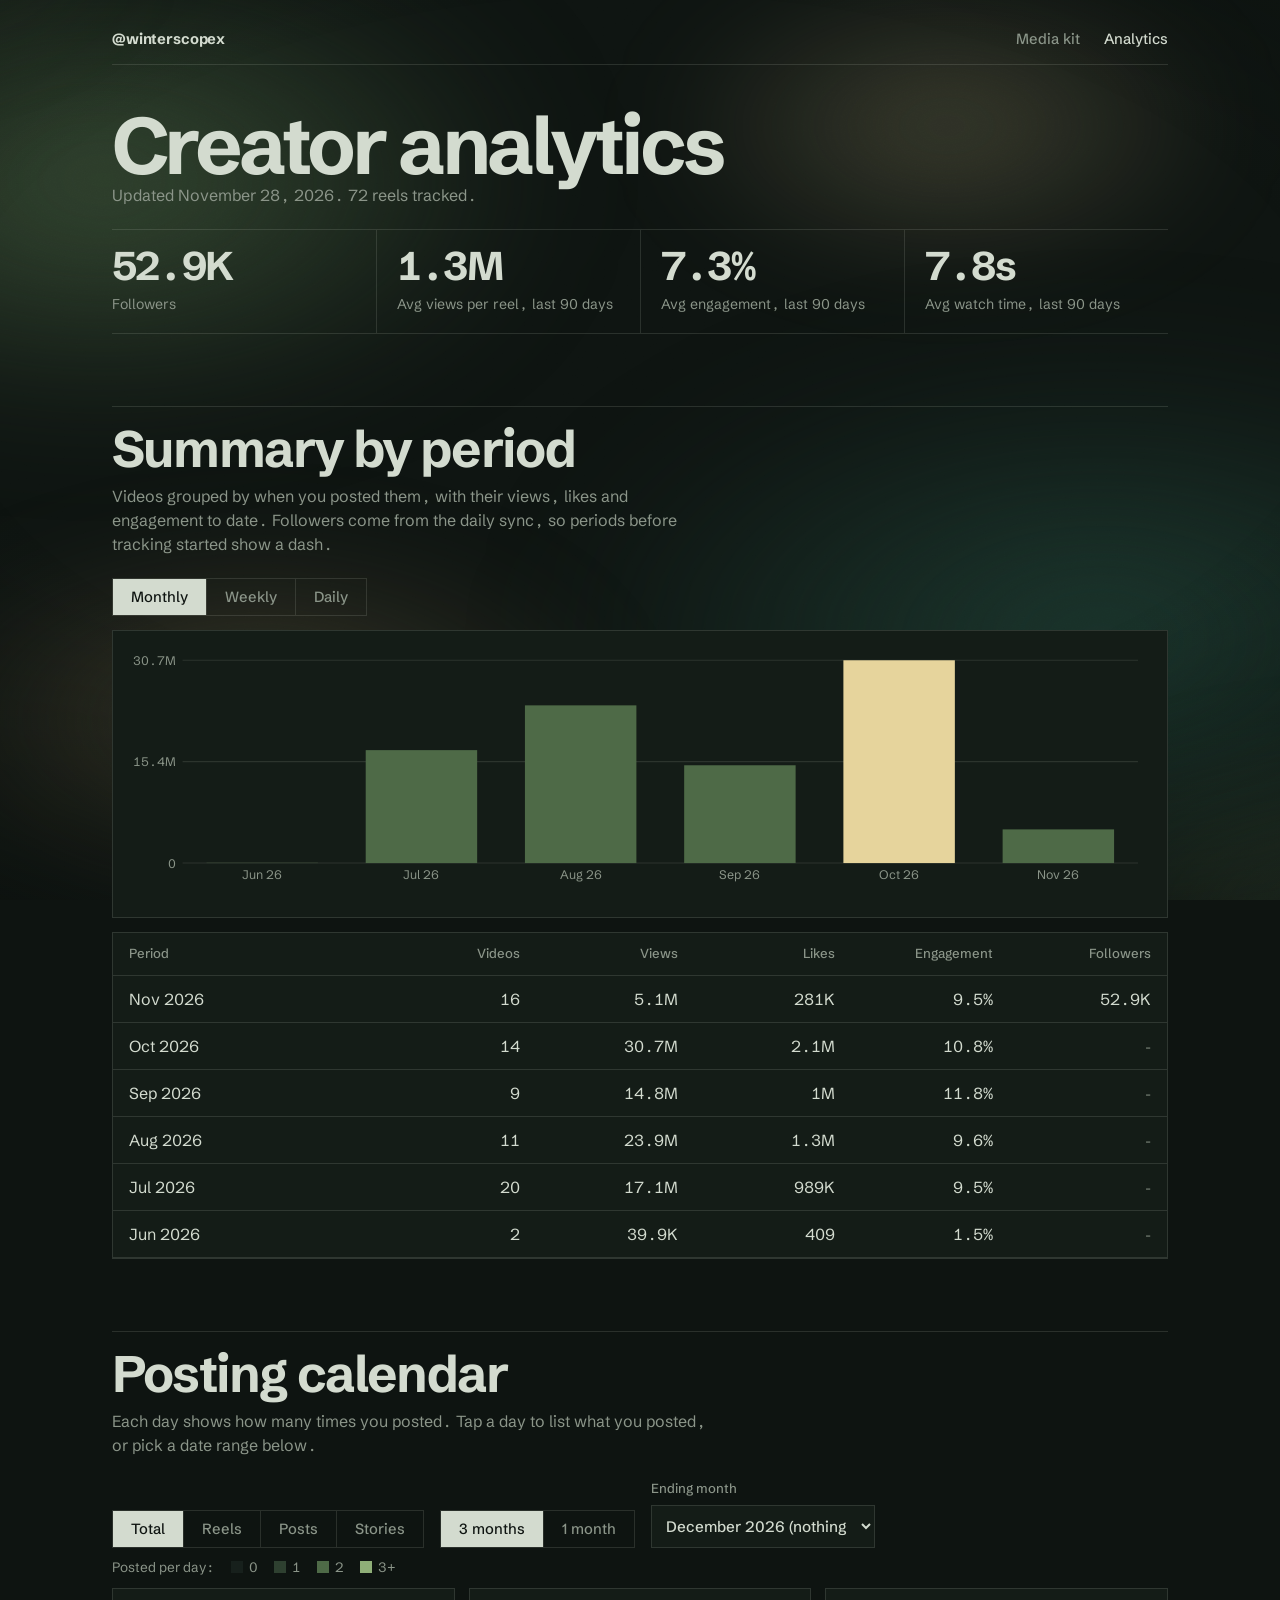
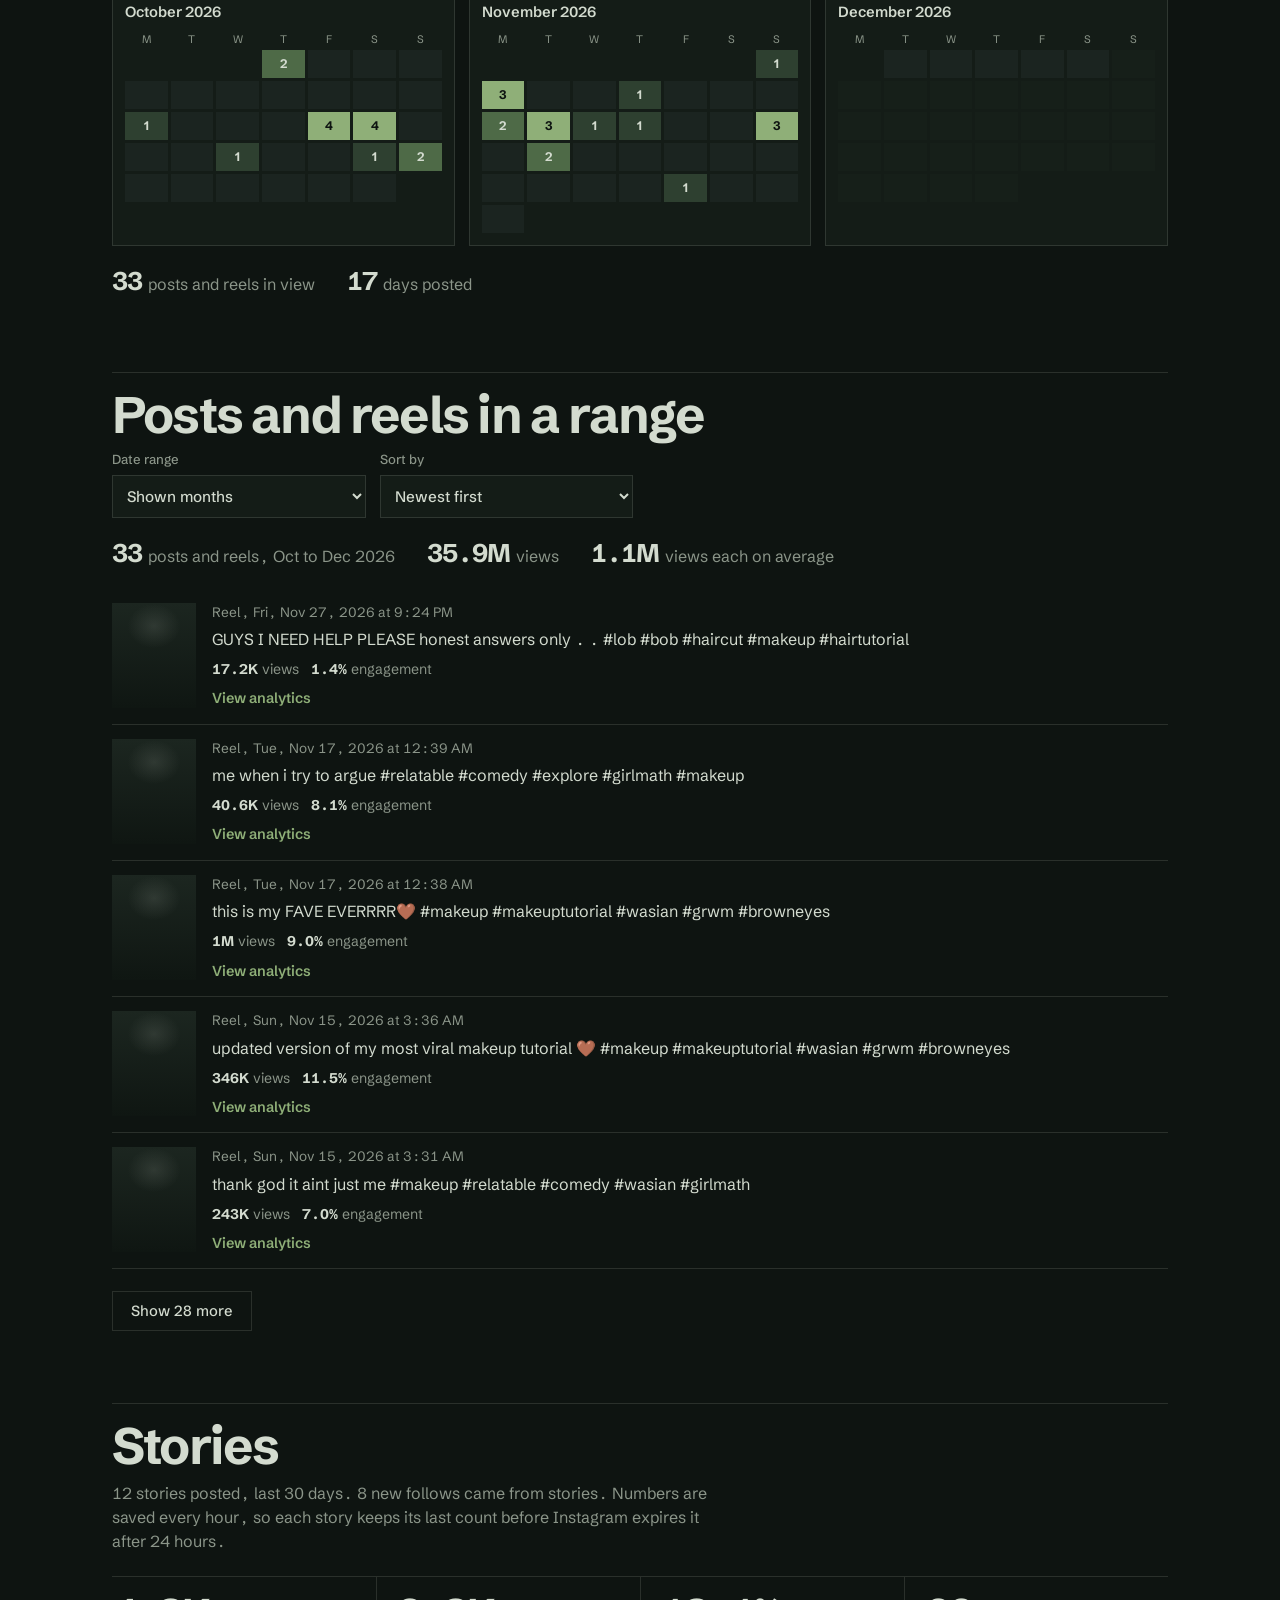
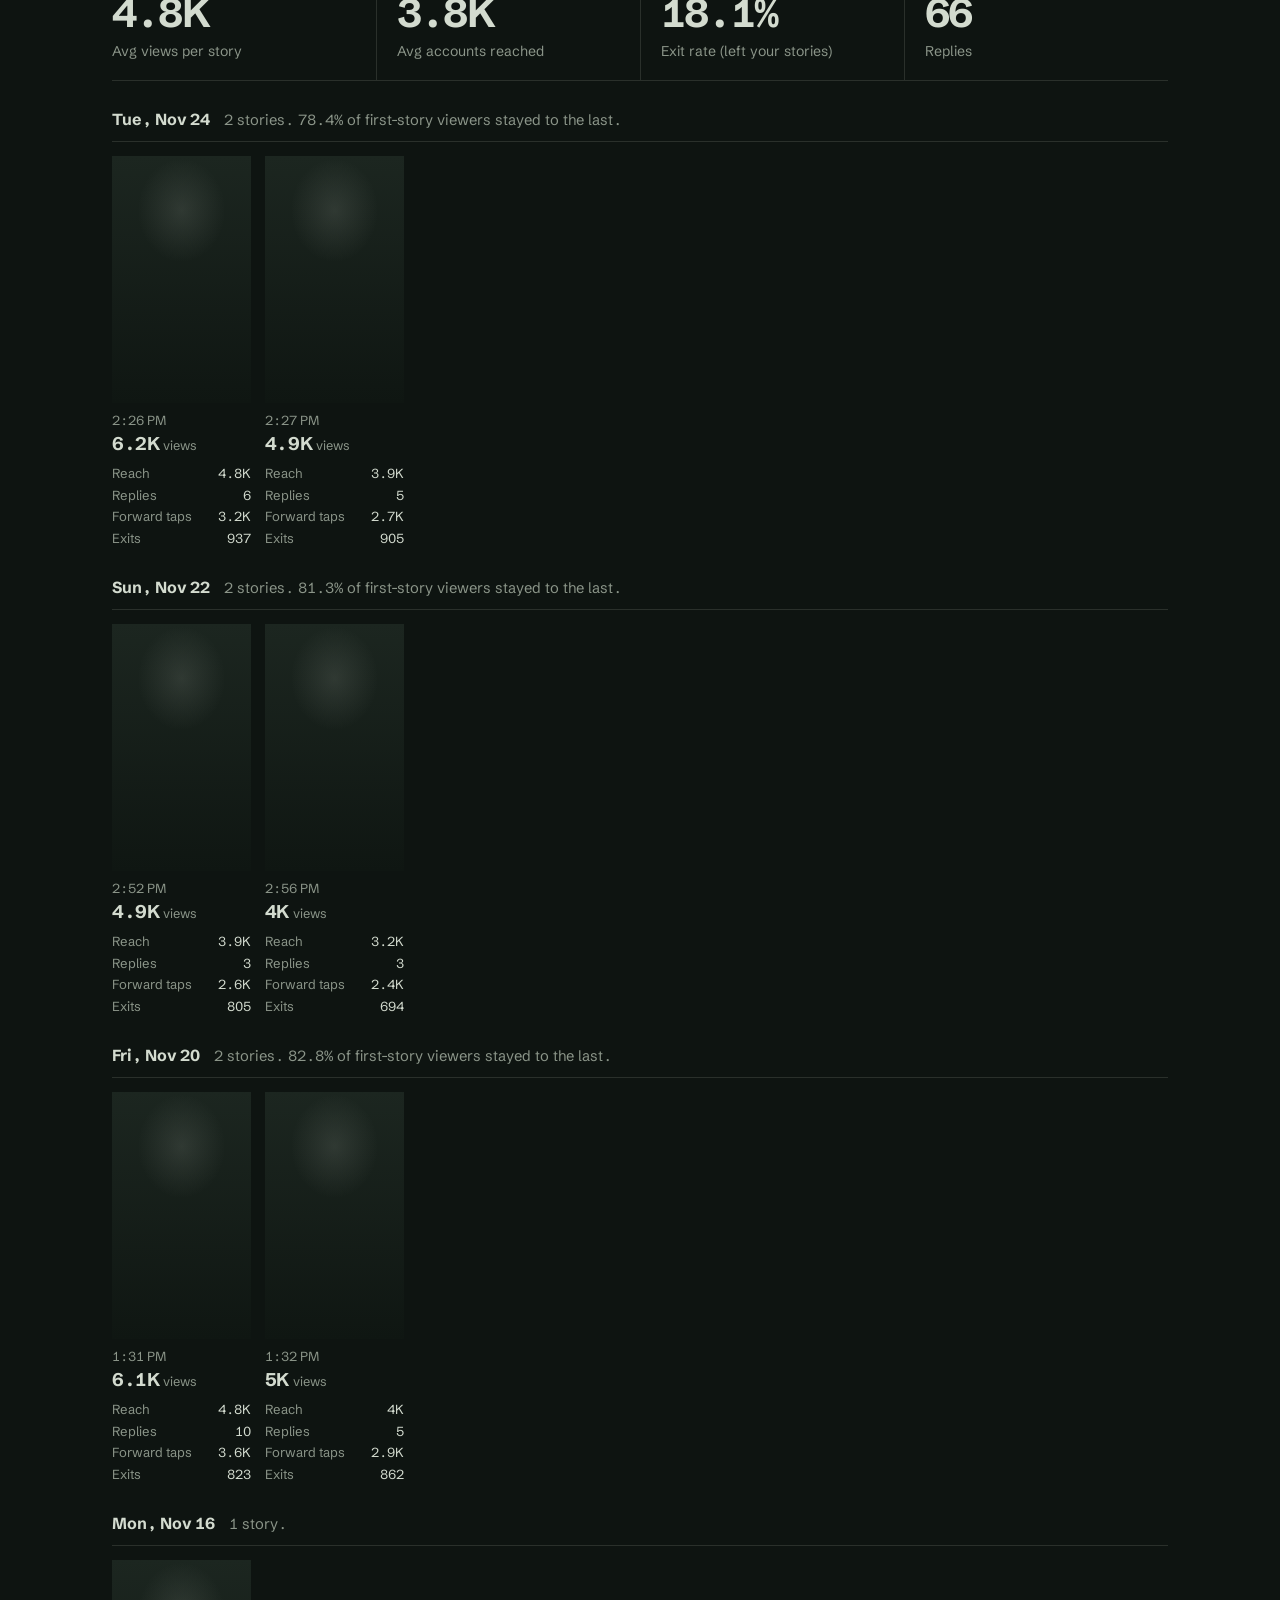
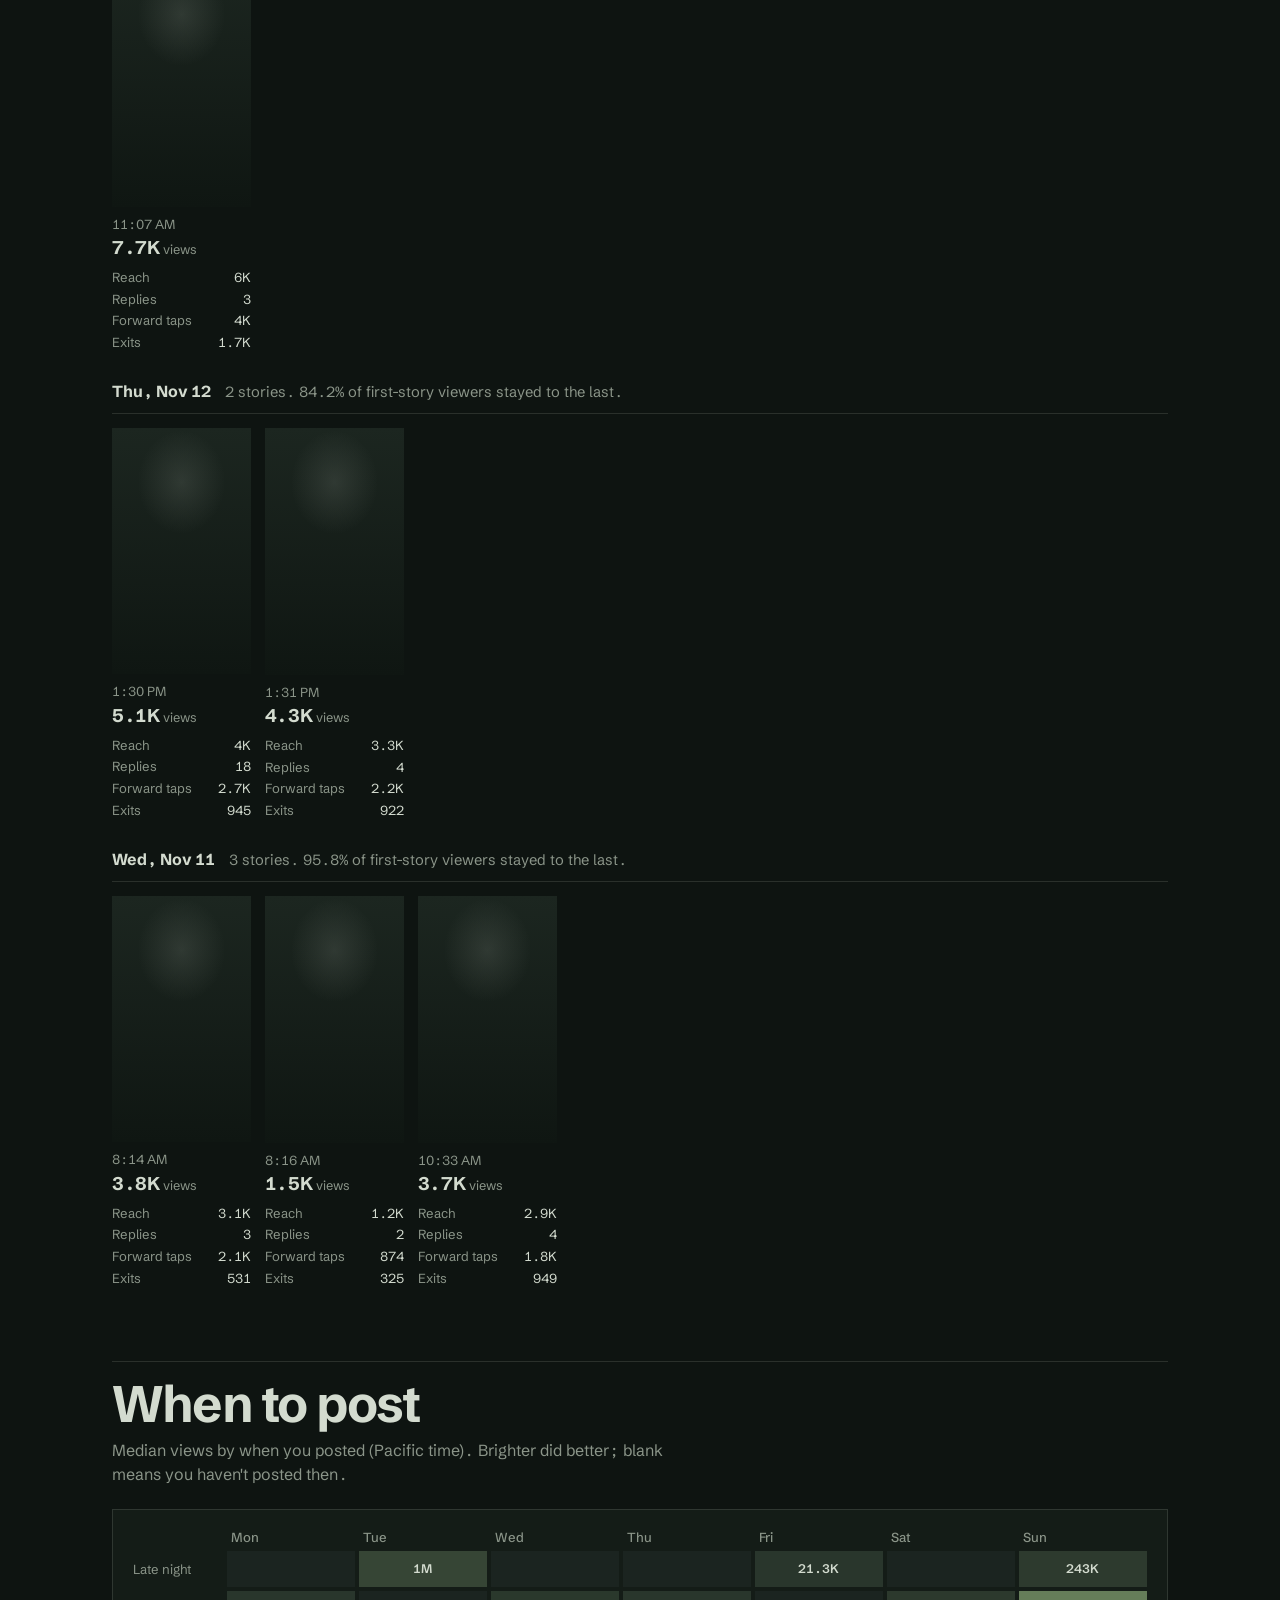
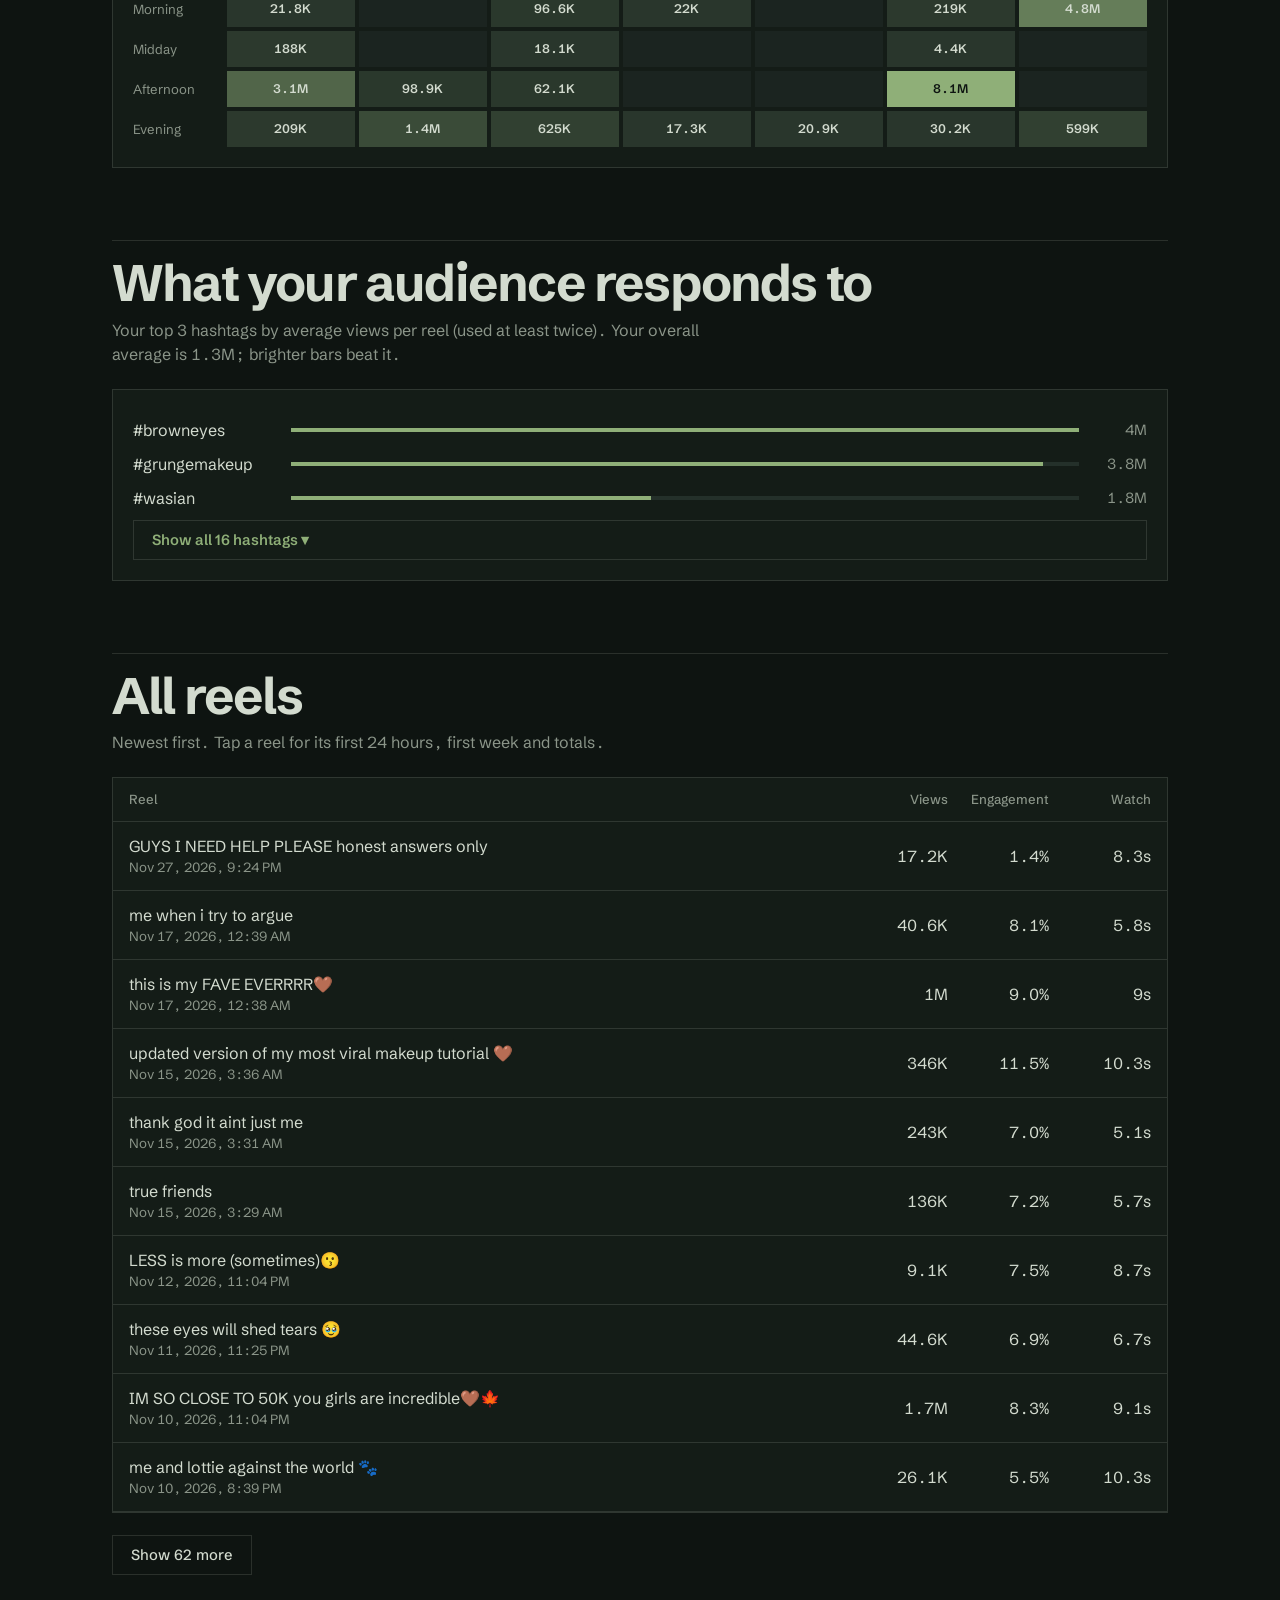
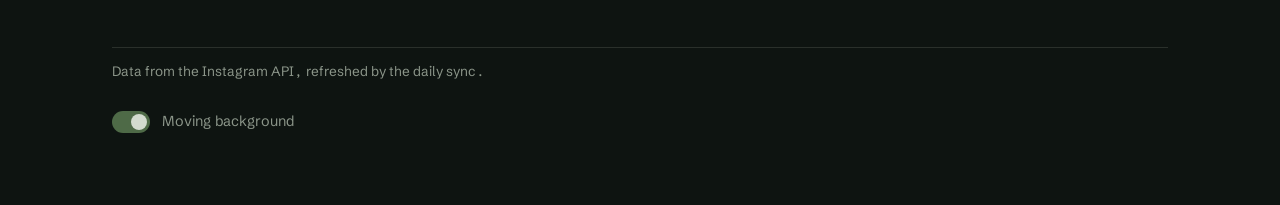
<file: docs/analytics.html>
<!doctype html>
<html lang="en">
<head>
<meta charset="utf-8">
<meta name="viewport" content="width=device-width, initial-scale=1">
<title>Creator Analytics</title>
<meta name="robots" content="noindex">
<link rel="stylesheet" href="style.css?v=202611280811">
<link rel="stylesheet" href="thermal.css?v=202611280811">
<script>try{if(localStorage.getItem("bg")==="static")document.documentElement.classList.add("bg-static")}catch(e){}</script>
</head>
<body>
<div class="thermal" aria-hidden="true"><i></i><i></i><i></i></div>
<div class="wrap">
  <nav class="top"><a href="index.html" data-p="kit">Media kit</a><a href="analytics.html" data-p="an">Analytics</a></nav>
  <h1 style="font-size:clamp(2.6rem,7vw,5rem);line-height:.92;letter-spacing:-.05em">Creator analytics</h1>
  <p class="lede" id="updated"></p>
  <div id="warn"></div>
  <section class="kpis glass" id="kpis"></section>

  <h2>Summary by period</h2>
  <p class="lede">Videos grouped by when you posted them, with their views, likes and engagement to date. Followers come from the daily sync, so periods before tracking started show a dash.</p>
  <div class="seg" role="group" aria-label="Breakdown" id="gran">
    <button aria-pressed="true" data-g="month">Monthly</button><button aria-pressed="false" data-g="week">Weekly</button><button aria-pressed="false" data-g="day">Daily</button>
  </div>
  <div class="glass panel" id="pchart"></div>
  <div class="glass" id="ptable"></div>

  <h2>Posting calendar</h2>
  <p class="lede">Each day shows how many times you posted. Tap a day to list what you posted, or pick a date range below.</p>
  <div class="calbar">
    <div class="seg" role="group" aria-label="Show" id="kindseg"><button aria-pressed="true" data-k="all">Total</button><button aria-pressed="false" data-k="reel">Reels</button><button aria-pressed="false" data-k="post">Posts</button><button aria-pressed="false" data-k="story">Stories</button></div>
    <div class="seg" role="group" aria-label="View" id="spanseg"><button aria-pressed="true" data-s="3">3 months</button><button aria-pressed="false" data-s="1">1 month</button></div>
    <label class="f mpick"><span id="mlabel">Ending month</span><select id="month"></select></label>
  </div>
  <div class="legend" id="callegend"></div>
  <div class="minis" id="minis"></div>
  <div class="summary" id="msum"></div>

  <h2 id="rangeh">In a range</h2>
  <div class="controls range">
    <label class="f">Date range<select id="preset">
      <option value="shown">Shown months</option><option value="7">Last 7 days</option><option value="30">Last 30 days</option>
      <option value="90">Last 90 days</option><option value="all">All time</option><option value="custom">Custom dates</option></select></label>
    <label class="f">Sort by<select id="sort"></select></label>
    <label class="f cd">From<input type="date" id="from"></label>
    <label class="f cd">To<input type="date" id="to"></label>
  </div>
  <div class="summary" id="rsum"></div>
  <div id="rlist"></div>

  <h2>Stories</h2>
  <p class="lede" id="stlede"></p>
  <section class="kpis glass" id="stkpis"></section>
  <div id="stdays"></div>

  <h2>When to post</h2>
  <p class="lede" id="wklede"></p>
  <div class="glass panel" id="wk"></div>

  <h2>What your audience responds to</h2>
  <p class="lede" id="tglede"></p>
  <div class="glass panel bars" id="tags"></div>

  <h2>All reels</h2>
  <p class="lede">Newest first. Tap a reel for its first 24 hours, first week and totals.</p>
  <div class="glass" id="list"></div>
  <div class="foot">Data from the Instagram API, refreshed by the daily sync.</div>
</div>
<script src="data.js?v=202611280811"></script>
<script>
if (!window.DATA || (!DATA.reels.length && !DATA.followers.length)) {
  document.addEventListener("DOMContentLoaded", () => {
    const main = document.querySelector("main#app") || document.querySelector(".wrap");
    const nav = document.querySelector("nav.top");
    main.innerHTML = (main.id === "app" ? "" : (nav ? nav.outerHTML : "")) +
      '<h1 style="font-size:clamp(2.6rem,7vw,5rem);line-height:.92;letter-spacing:-.05em">Creator analytics</h1>' +
      '<p class="lede" style="margin-top:18px">Stats will appear here after the first sync. Add the account\'s access token to the ' +
      'IG_ACCESS_TOKEN secret on GitHub, then run Daily Instagram sync from the Actions tab.</p>';
  });
  window.__EMPTY = true;
}
</script>
<script src="common.js?v=202611280811"></script>
<script>
if (!window.__EMPTY) {
mark("an");
setTimeout(sectionRail);
const ALL = D.reels, R = ALL.filter(r => r.kind !== "post"), $ = id => document.getElementById(id);
$("updated").textContent = `Updated ${D.updated}. ${R.length} reels tracked.`;
if (!HAS_VIEWS) $("warn").innerHTML = `<div class="glass warn">Instagram isn't returning views, reach or watch time yet, so likes are shown instead.
  This usually means the access token is missing the <b>instagram_manage_insights</b> permission. Generate a new token with it,
  update the IG_ACCESS_TOKEN secret, and the next sync fills these in.</div>`;

// KPIs
const fol = D.followers.length ? D.followers[D.followers.length - 1].n : null;
const avg = a => a.length ? a.reduce((s, x) => s + x, 0) / a.length : null;
const HP = headlinePool();  // same reels as the media kit's averages
const mains = HP.reels.map(r => val(r)).filter(v => v != null);
const engs = HP.reels.map(r => r.total && r.total.engagement).filter(v => v != null);
const watch = HP.reels.map(r => r.total && r.total.watch_s).filter(v => v != null);
$("kpis").innerHTML = `<div><div class="v">${fmt(fol)}</div><div class="k">Followers</div></div>
  <div><div class="v">${fmt(avg(mains))}</div><div class="k">Avg ${MAIN_LABEL} per reel, ${HP.label}</div></div>
  <div><div class="v">${engs.length ? pct(avg(engs)) : fmt(avg(R.map(r => r.total.comments).filter(v => v != null)))}</div><div class="k">${engs.length ? "Avg engagement" : "Avg comments"}, ${HP.label}</div></div>
  <div><div class="v">${watch.length ? avg(watch).toFixed(1) + "s" : R.length}</div><div class="k">${watch.length ? "Avg watch time, " + HP.label : "Reels tracked"}</div></div>`;

// ---------- stories ----------
(function stories() {
  const S = (D.stories || []).slice().sort((a, b) => a.ts - b.ts);
  if (!S.length) {
    $("stlede").textContent = "No stories saved yet. Each story's stats are saved every hour while it's live. Instagram deletes story stats 24 hours after posting, so stories from before this started can't be added.";
    $("stkpis").remove(); return;
  }
  const sv = s => s.views ?? s.reach;
  const recent = S.filter(s => ageDays(s) <= 30), pool = recent.length ? recent : S, lbl = recent.length ? "last 30 days" : "all time";
  const nums = k => pool.map(s => s[k]).filter(v => v != null);
  const sum = a => a.reduce((x, y) => x + y, 0);
  const viewsArr = pool.map(sv).filter(v => v != null);
  const exitPairs = pool.filter(s => s.exits != null && sv(s));
  const exitRate = exitPairs.length ? sum(exitPairs.map(s => s.exits)) / sum(exitPairs.map(sv)) : null;
  const follows = sum(nums("follows")), replies = nums("replies");
  $("stlede").textContent = `${pool.length} ${pool.length === 1 ? "story" : "stories"} posted, ${lbl}.` +
    (follows ? ` ${fmt(follows)} new follow${follows === 1 ? "" : "s"} came from stories.` : "") +
    " Numbers are saved every hour, so each story keeps its last count before Instagram expires it after 24 hours.";
  $("stkpis").innerHTML = `<div><div class="v">${fmt(avg(viewsArr))}</div><div class="k">Avg views per story</div></div>
    <div><div class="v">${fmt(avg(nums("reach")))}</div><div class="k">Avg accounts reached</div></div>
    <div><div class="v">${exitRate != null ? pct(exitRate) : "n/a"}</div><div class="k">Exit rate (left your stories)</div></div>
    <div><div class="v">${replies.length ? fmt(sum(replies)) : "n/a"}</div><div class="k">Replies</div></div>`;
  // Group by day, newest day first; inside a day, in posting order so drop-off reads left to right
  const days = {};
  S.forEach(s => (days[s.date] ||= []).push(s));
  const keys = Object.keys(days).sort().reverse();
  const card = s => `<div class="scard">
      <div class="thumb sthumb">${s.thumb ? `<img src="${esc(s.thumb)}" alt="" loading="lazy" referrerpolicy="no-referrer" onerror="this.remove()">` : ""}</div>
      <div class="st-t">${fmtTime(s.posted)}</div>
      <div class="st-v">${fmt(sv(s))} <span>${s.views != null ? "views" : "reached"}</span></div>
      <dl><dt>Reach</dt><dd>${fmt(s.reach)}</dd><dt>Replies</dt><dd>${fmt(s.replies)}</dd>
      <dt>Forward taps</dt><dd>${fmt(s.taps_forward)}</dd><dt>Exits</dt><dd>${fmt(s.exits)}</dd></dl></div>`;
  const day = k => {
    const L = days[k], first = sv(L[0]), last = sv(L[L.length - 1]);
    const hold = L.length > 1 && first ? ` ${pct(last / first)} of first-story viewers stayed to the last.` : "";
    return `<div class="sday"><div class="sday-h"><b>${fmtDate(k + "T12:00", { weekday: "short", month: "short", day: "numeric" })}</b>
      <span>${L.length} ${L.length === 1 ? "story" : "stories"}.${hold}</span></div><div class="sgrid">${L.map(card).join("")}</div></div>`;
  };
  const SHOW = 7;
  $("stdays").innerHTML = keys.slice(0, SHOW).map(day).join("") +
    (keys.length > SHOW ? `<button class="more" id="stmore">Show ${keys.length - SHOW} earlier day${keys.length - SHOW === 1 ? "" : "s"}</button>` : "");
  const more = $("stmore");
  if (more) more.onclick = () => { more.insertAdjacentHTML("beforebegin", keys.slice(SHOW).map(day).join("")); more.remove(); };
})();

// ---------- period summary ----------
const p2 = n => String(n).padStart(2, "0");
function periodKey(dateStr, g) {
  if (g === "month") return dateStr.slice(0, 7);
  if (g === "day") return dateStr.slice(0, 10);
  const d = new Date(dateStr.slice(0, 10) + "T12:00"); d.setDate(d.getDate() - ((d.getDay() + 6) % 7));
  return `${d.getFullYear()}-${p2(d.getMonth() + 1)}-${p2(d.getDate())}`;
}
function periodLabel(k, g) {
  if (g === "month") return new Date(k + "-15").toLocaleDateString("en-US", { month: "short", year: "numeric" });
  const d = new Date(k + "T12:00");
  if (g === "week") return "Week of " + d.toLocaleDateString("en-US", { month: "short", day: "numeric", year: "numeric" });
  return d.toLocaleDateString("en-US", { weekday: "short", month: "short", day: "numeric", year: "numeric" });
}
function renderSummary(g) {
  const P = {};
  R.forEach(r => { const k = periodKey(r.date, g), p = (P[k] ||= { videos: 0, views: 0, likes: 0, inter: 0 });
    p.videos++; p.views += r.total.views || 0; p.likes += r.total.likes || 0; p.inter += r.total.interactions || 0; });
  D.followers.forEach(f => { const k = periodKey(f.date, g); (P[k] ||= { videos: 0, views: 0, likes: 0, inter: 0 }).followers = f.n; });
  let keys = Object.keys(P).sort().reverse().slice(0, { month: 24, week: 26, day: 45 }[g]);
  const dash = `<span class="na">-</span>`;
  const rows = keys.map((k, i) => {
    const p = P[k], prev = keys.slice(i + 1).map(x => P[x].followers).find(v => v != null);
    const fc = p.followers != null && prev != null && p.followers !== prev ? `<small>${p.followers - prev > 0 ? "+" : ""}${(p.followers - prev).toLocaleString()}</small>` : "";
    return `<div class="ps"><span>${periodLabel(k, g)}</span><span class="n hide-sm">${p.videos}</span>
      <span class="n">${HAS_VIEWS && p.videos ? fmt(p.views) : dash}</span><span class="n hide-sm">${p.videos ? fmt(p.likes) : dash}</span>
      <span class="n">${p.views ? pct(p.inter / p.views) : dash}</span><span class="n">${p.followers != null ? fmt(p.followers) : dash}${fc}</span></div>`;
  });
  $("ptable").innerHTML = `<div class="ps head"><span>Period</span><span class="n hide-sm">Videos</span><span class="n">Views</span><span class="n hide-sm">Likes</span><span class="n">Engagement</span><span class="n">Followers</span></div>` + rows.join("");
  // Bar chart of views (or likes) per period, oldest to newest
  const pts = keys.filter(k => P[k].videos).reverse(), vals = pts.map(k => HAS_VIEWS ? P[k].views : P[k].likes);
  const w = Math.max(340, Math.min(900, $("pchart").clientWidth - 40)), bw = (w - 52) / Math.max(pts.length, 1);
  // Label every bar; tilt the labels when bars are too narrow for flat text.
  const short = k => g === "month" ? new Date(k + "-15").toLocaleDateString("en-US", { month: "short", year: "2-digit" })
    : new Date(k + "T12:00").toLocaleDateString("en-US", { month: "short", day: "numeric" });
  const tilt = bw < 46, pad = { l: 44, r: 8, t: 10, b: tilt ? 52 : 30 }, h = (w < 500 ? 190 : 220) + pad.b - 30;
  const max = Math.max(...vals, 1), Y = v => h - pad.b - v / max * (h - pad.t - pad.b);
  $("pchart").innerHTML = pts.length ? `<svg class="chart" viewBox="0 0 ${w} ${h}" role="img" aria-label="${MAIN_LABEL} per period">
    ${[0, .5, 1].map(f => `<line x1="${pad.l}" x2="${w - pad.r}" y1="${Y(max * f)}" y2="${Y(max * f)}" stroke="rgba(211,219,207,.12)"/><text x="${pad.l - 6}" y="${Y(max * f) + 4}" text-anchor="end">${fmt(max * f)}</text>`).join("")}
    ${pts.map((k, i) => { const cx = pad.l + i * bw + bw / 2, ly = h - pad.b + 14;
      return `<rect x="${pad.l + i * bw + bw * .15}" y="${Y(vals[i])}" width="${bw * .7}" height="${h - pad.b - Y(vals[i])}" fill="${vals[i] === max ? "#E6D49C" : "#4E6A47"}"><title>${periodLabel(k, g)}: ${vals[i].toLocaleString()} ${MAIN_LABEL}</title></rect>
      <text x="${cx}" y="${ly}" text-anchor="${tilt ? "end" : "middle"}"${tilt ? ` transform="rotate(-45 ${cx} ${ly})"` : ""}>${short(k)}</text>`; }).join("")}
  </svg>` : `<p class="lede">No videos yet.</p>`;
}
$("gran").addEventListener("click", e => {
  const b = e.target.closest("button[data-g]"); if (!b) return;
  $("gran").querySelectorAll("button").forEach(x => x.setAttribute("aria-pressed", x === b));
  renderSummary(b.dataset.g);
});
renderSummary("month");

// ---------- calendar ----------
const ym = d => d.slice(0, 7);
const pad2 = n => String(n).padStart(2, "0");
const today = new Date(), todayKey = `${today.getFullYear()}-${pad2(today.getMonth() + 1)}-${pad2(today.getDate())}`;
const thisMonth = todayKey.slice(0, 7);
const monthName = (m, o = { month: "long", year: "numeric" }) => new Date(m + "-15").toLocaleDateString("en-US", o);
const shiftMonth = (m, n) => { let [y, mo] = m.split("-").map(Number); mo += n; while (mo < 1) { mo += 12; y--; } while (mo > 12) { mo -= 12; y++; } return `${y}-${pad2(mo)}`; };
const allMonths = []; {
  const first = ALL.length ? ALL[ALL.length - 1].date.slice(0, 7) : thisMonth;
  for (let m = thisMonth; m >= first; m = shiftMonth(m, -1)) allMonths.push(m);
}
let kind = "all", span = 3, selected = null;
// Stories get the same shape as reels so the calendar and range list can treat them alike
const STORIES = (D.stories || []).map(s => ({ ...s, kind: "story", total: { views: s.views ?? s.reach } }))
  .sort((a, b) => b.ts - a.ts);
const items = () => kind === "story" ? STORIES : kind === "all" ? ALL : ALL.filter(r => (r.kind || "reel") === kind);
const NOUN = { all: "posts and reels", reel: "reels", post: "posts", story: "stories" };

function fillMonths() {
  const has = new Set(items().map(r => ym(r.date))), keep = $("month").value;
  $("month").innerHTML = allMonths.map(m => `<option value="${m}">${monthName(m)}${has.has(m) ? "" : " (nothing posted)"}</option>`).join("");
  $("month").value = keep && allMonths.includes(keep) ? keep : (span === 3 ? thisMonth : (allMonths.find(m => has.has(m)) || thisMonth));
  $("mlabel").textContent = span === 3 ? "Ending month" : "Month";
}
const shownMonths = () => span === 3 ? [-2, -1, 0].map(n => shiftMonth($("month").value, n)) : [$("month").value];

// Stories come several a day, so they get a wider scale than reels and posts
const LEVELS = () => kind === "story" ? [[1, "1-2"], [3, "3-5"], [6, "6+"]] : [[1, "1"], [2, "2"], [3, "3+"]];
const level = c => LEVELS().filter(([min]) => c >= min).length;
function renderCalendar() {
  const sw = ["rgba(36,48,42,.45)", "#2E4030", "var(--moss)", "var(--fern)"];
  $("callegend").innerHTML = "Posted per day: " + [[0, "0"], ...LEVELS()].map(([, l], i) => `<span><i style="background:${sw[i]}"></i>${l}</span>`).join("");
  const byDay = {}; items().forEach(r => byDay[r.date] = (byDay[r.date] || 0) + 1);
  const dows = ["M", "T", "W", "T", "F", "S", "S"].map(d => `<div>${d}</div>`).join("");
  $("minis").innerHTML = shownMonths().map(mk => {
    const [y, m] = mk.split("-").map(Number), n = new Date(y, m, 0).getDate(), offset = (new Date(y, m - 1, 1).getDay() + 6) % 7;
    let cells = Array.from({ length: offset }, () => `<span class="mday empty"></span>`);
    for (let d = 1; d <= n; d++) {
      const key = `${mk}-${pad2(d)}`, c = byDay[key] || 0;
      cells.push(`<button class="mday l${level(c)}${key > todayKey ? " future" : ""}" data-day="${key}" aria-pressed="${key === selected}"
        aria-label="${key}, ${c} posted" title="${d}: ${c} posted">${c || ""}</button>`);
    }
    return `<div class="mini glass"><div class="mt">${monthName(mk)}</div><div class="mg dows">${dows}</div><div class="mg">${cells.join("")}</div></div>`;
  }).join("");
  $("minis").classList.toggle("single", span === 1);
  const ms = new Set(shownMonths()), list = items().filter(r => ms.has(ym(r.date)));
  $("msum").innerHTML = `<span><b>${list.length}</b>${NOUN[kind]} in view</span><span><b>${new Set(list.map(r => r.date)).size}</b>days posted</span>`;
}

// ---------- range + sort ----------
const SORTS = [["new", "Newest first"], ["old", "Oldest first"]]
  .concat(HAS_VIEWS ? [["views", "Most views"], ["eng", "Highest engagement"]] : [], [["likes", "Most likes"], ["comments", "Most comments"]]);
const STORY_SORTS = [["new", "Newest first"], ["old", "Oldest first"], ["views", "Most views"], ["replies", "Most replies"]];
function fillSorts() {
  const opts = kind === "story" ? STORY_SORTS : SORTS, keep = $("sort").value;
  $("sort").innerHTML = opts.map(([k, l]) => `<option value="${k}">${l}</option>`).join("");
  if (opts.some(([k]) => k === keep)) $("sort").value = keep;
}
fillSorts();
const minDate = ALL.length ? ALL[ALL.length - 1].date : todayKey;
$("from").min = $("to").min = minDate; $("from").max = $("to").max = todayKey;
$("from").value = minDate; $("to").value = todayKey;
const addDays = (key, n) => { const d = new Date(key + "T12:00"); d.setDate(d.getDate() + n); return `${d.getFullYear()}-${pad2(d.getMonth() + 1)}-${pad2(d.getDate())}`; };
const nice = k => fmtDate(k + "T12:00", { month: "short", day: "numeric", year: "numeric" });
const what = r => r.kind === "post" ? (r.media_type === "CAROUSEL_ALBUM" ? "Carousel" : "Post") : "Reel";

function renderRange() {
  const p = $("preset").value;
  document.querySelectorAll(".cd").forEach(el => el.style.display = p === "custom" ? "" : "none");
  let from, to, label;
  if (p === "shown") { const sm = shownMonths(); const [y, m] = sm[sm.length - 1].split("-").map(Number);
    from = sm[0] + "-01"; to = `${sm[sm.length - 1]}-${pad2(new Date(y, m, 0).getDate())}`;
    label = sm.length > 1 ? `${monthName(sm[0], { month: "short" })} to ${monthName(sm[sm.length - 1], { month: "short", year: "numeric" })}` : monthName(sm[0]); }
  else if (p === "all") { from = minDate; to = todayKey; label = "all time"; }
  else if (p === "custom") { from = $("from").value || minDate; to = $("to").value || todayKey; if (from > to) [from, to] = [to, from];
    label = from === to ? nice(from) : `${nice(from)} to ${nice(to)}`; }
  else { from = addDays(todayKey, 1 - Number(p)); to = todayKey; label = `last ${p} days`; }
  const get = { new: r => -dt(r.posted), old: r => +dt(r.posted), views: r => -(r.total.views ?? -1), eng: r => -(r.total.engagement ?? -1),
    likes: r => -(r.total.likes ?? -1), comments: r => -(r.total.comments ?? -1), replies: r => -(r.replies ?? -1) }[$("sort").value];
  const list = items().filter(r => r.date >= from && r.date <= to).sort((a, b) => get(a) - get(b));
  const tot = list.map(r => val(r)).filter(v => v != null).reduce((x, y) => x + y, 0);
  $("rangeh").textContent = { all: "Posts and reels", reel: "Reels", post: "Posts", story: "Stories" }[kind] + " in a range";
  $("rsum").innerHTML = `<span><b>${list.length}</b>${NOUN[kind]}, ${esc(label)}</span><span><b>${fmt(tot)}</b>${MAIN_LABEL}</span>
    <span><b>${list.length ? fmt(tot / list.length) : 0}</b>${MAIN_LABEL} each on average</span>`;
  if (kind === "story") {
    showFew($("rlist"), list.map(s => `<div class="daycard">
      <div class="thumb sthumb">${s.thumb ? `<img src="${esc(s.thumb)}" alt="" loading="lazy" referrerpolicy="no-referrer" onerror="this.remove()">` : ""}</div><div>
      <div class="when">${s.type === "VIDEO" ? "Video story" : "Photo story"}, ${fmtDate(s.posted, { weekday: "short", month: "short", day: "numeric", year: "numeric" })} at ${fmtTime(s.posted)}</div>
      <div class="st"><b>${fmt(s.total.views)}</b> ${s.views != null ? "views" : "reached"} &nbsp; <b>${fmt(s.reach)}</b> reached &nbsp; <b>${fmt(s.replies)}</b> replies &nbsp; <b>${fmt(s.exits)}</b> exits</div></div></div>`),
      { empty: `<p class="lede">No stories in this range. Stories are saved from November 11, 2026 on.</p>` });
    return;
  }
  showFew($("rlist"), list.map(r => `
    <button class="daycard" onclick="openReel('${r.id}')">${thumb(r)}<div>
      <div class="when">${what(r)}, ${fmtDate(r.posted, { weekday: "short", month: "short", day: "numeric", year: "numeric" })} at ${fmtTime(r.posted)}${r.trial ? ", trial reel" : ""}${r.ad ? (r.brand ? ", ad for " + esc(r.brand) : ", ad") : ""}</div>
      <div class="cap">${esc(r.caption || "No caption")}</div>
      <div class="st"><b>${fmt(val(r))}</b> ${MAIN_LABEL}${r.total.engagement != null ? ` &nbsp; <b>${pct(r.total.engagement)}</b> engagement` : ` &nbsp; <b>${fmt(r.total.comments)}</b> comments`}</div>
      <div class="go">View analytics</div></div></button>`), { empty: `<p class="lede">No ${NOUN[kind]} in this range.</p>` });
}

const rerender = () => { renderCalendar(); renderRange(); };
$("minis").addEventListener("click", e => {
  const b = e.target.closest(".mday[data-day]"); if (!b) return;
  selected = b.dataset.day; $("preset").value = "custom"; $("from").value = $("to").value = selected; rerender();
  $("rangeh").scrollIntoView({ behavior: matchMedia("(prefers-reduced-motion: reduce)").matches ? "auto" : "smooth", block: "start" });
});
$("kindseg").addEventListener("click", e => { const b = e.target.closest("button[data-k]"); if (!b) return;
  kind = b.dataset.k; $("kindseg").querySelectorAll("button").forEach(x => x.setAttribute("aria-pressed", x === b)); fillSorts(); fillMonths(); rerender(); });
$("spanseg").addEventListener("click", e => { const b = e.target.closest("button[data-s]"); if (!b) return;
  span = Number(b.dataset.s); $("spanseg").querySelectorAll("button").forEach(x => x.setAttribute("aria-pressed", x === b));
  $("month").value = ""; fillMonths(); rerender(); });
$("month").addEventListener("change", rerender);
["preset", "sort", "from", "to"].forEach(id => $(id).addEventListener("change", () => { if (id === "preset" && $("preset").value !== "custom") selected = null; rerender(); }));
fillMonths(); rerender();

// ---------- when to post ----------
const settled = R.filter(r => ageDays(r) >= 3 && val(r) != null);
// Pacific time slots: 12–5a, 5–11a, 11a–3p, 3–7p, 7p–12a
const slots = [["Late night", 0, 5], ["Morning", 5, 11], ["Midday", 11, 15], ["Afternoon", 15, 19], ["Evening", 19, 24]];
const dows = ["Mon", "Tue", "Wed", "Thu", "Fri", "Sat", "Sun"];
const med = a => { const s = [...a].sort((x, y) => x - y); return s.length ? s[Math.floor(s.length / 2)] : null; };
const cellsWk = {}; settled.forEach(r => {
  const d = dt(r.posted), di = (d.getDay() + 6) % 7, h = d.getHours();
  const si = slots.findIndex(([, a, b]) => h >= a && h < b); (cellsWk[`${di}-${si}`] ||= []).push(val(r));
});
const meds = Object.values(cellsWk).map(med), hi = Math.max(...meds, 1), lo = Math.min(...meds, 0);
$("wklede").textContent = `Median ${MAIN_LABEL} by when you posted (Pacific time). Brighter did better; blank means you haven't posted then.`;
$("wk").innerHTML = `<div class="wk"><span></span>${dows.map(d => `<span class="h">${d}</span>`).join("")}${slots.map(([name], si) =>
  `<span>${name}</span>` + dows.map((_, di) => {
    const v = cellsWk[`${di}-${si}`]; if (!v) return `<span class="c"></span>`;
    const m = med(v), t = (m - lo) / ((hi - lo) || 1);
    const bg = `color-mix(in srgb, #8FAF78 ${Math.round(10 + t * 90)}%, #1E2923)`;
    return `<span class="c" style="background:${bg};color:${t > .6 ? "#0E1411" : "var(--mist)"}" title="${v.length} ${v.length === 1 ? "reel" : "reels"}">${fmt(m)}</span>`;
  }).join("")).join("")}</div>`;

// ---------- hashtags ----------
const agg = {}; settled.forEach(r => r.tags.forEach(t => (agg[t] ||= []).push(val(r))));
const overall = avg(settled.map(r => val(r)));
const rows = Object.entries(agg).filter(([, v]) => v.length >= 2).map(([t, v]) => [t, avg(v), v.length]).sort((a, b) => b[1] - a[1]);
$("tglede").textContent = `Your top 3 hashtags by average ${MAIN_LABEL} per reel (used at least twice). Your overall average is ${fmt(overall)}; brighter bars beat it.`;
const peak = Math.max(...rows.map(r => r[1]), 1);
const tagRow = ([t, a, n]) => `<div class="row"><span class="lbl">#${esc(t)}</span>
  <span class="track"><span class="fill" style="display:block;width:${(a / peak * 100).toFixed(1)}%;${a < overall ? "background:var(--moss)" : ""}"></span></span>
  <span class="pct">${fmt(a)}</span></div>`;
$("tags").innerHTML = rows.length ? rows.slice(0, 3).map(tagRow).join("") +
  (rows.length > 3 ? `<details class="more"><summary>Show all ${rows.length} hashtags</summary>${rows.slice(3).map(tagRow).join("")}</details>` : "")
  : `<p class="lede">Use hashtags on a few reels to compare topics.</p>`;

// ---------- all reels ----------
showFew($("list"), R.map(r => `<button class="rl" onclick="openReel('${r.id}')"><span class="t">${esc(r.title)}${r.trial ? '<span class="tag">Trial</span>' : ""}${r.ad ? `<span class="tag">Ad${r.brand ? ": " + esc(r.brand) : ""}</span>` : ""}
    <small>${fmtDate(r.posted, { month: "short", day: "numeric", year: "numeric" })}, ${fmtTime(r.posted)}</small></span>
    <span class="n">${fmt(val(r))}</span><span class="n">${HAS_VIEWS ? pct(r.total.engagement) : fmt(r.total.comments)}</span>
    <span class="n hide-sm">${HAS_VIEWS ? (r.total.watch_s != null ? r.total.watch_s + "s" : "n/a") : fmt(r.total.shares)}</span></button>`), { head: `<div class="rl head"><span>Reel</span><span class="n">${HAS_VIEWS ? "Views" : "Likes"}</span><span class="n">${HAS_VIEWS ? "Engagement" : "Comments"}</span><span class="n hide-sm">${HAS_VIEWS ? "Watch" : "Shares"}</span></div>`, n: 10 });
}
</script>
</body>
</html>
</file>
<file: docs/style.css>
@import url('https://fonts.googleapis.com/css2?family=Schibsted+Grotesk:wght@400;500;600;700;800&display=swap');

/* Overgrown palette: forest dark, moss, mist, stone, and one warm lamp accent */
:root {
  --abyss: #0E1411;   /* page */
  --canopy: #141C17;  /* panels */
  --ivy: #24302A;     /* low fills, tracks */
  --moss: #4E6A47;    /* mid data */
  --fern: #8FAF78;    /* primary data */
  --mist: #D3DBCF;    /* text */
  --stone: #8B9589;   /* secondary text */
  --lamp: #E6D49C;    /* best performers only */
  --rule: rgba(211,219,207,.14);
  --sans: 'Schibsted Grotesk', 'Helvetica Neue', Arial, sans-serif;
  /* aliases used by the scripts */
  --sage: var(--moss); --sand: var(--lamp); --line: var(--rule); --dusk: var(--stone); --bark: var(--mist);
}
* { box-sizing: border-box; }
html, body { margin: 0; overflow-x: hidden; max-width: 100vw; }
body { font-family: var(--sans); color: var(--mist); background: var(--abyss); line-height: 1.5; min-height: 100vh;
  font-feature-settings: "tnum" 1, "ss01" 1; -webkit-font-smoothing: antialiased; }
/* Light falling through the arch */
body::before { content: ""; position: fixed; inset: 0; z-index: -1; pointer-events: none;
  background: radial-gradient(50% 38% at 62% -6%, rgba(211,219,207,.10), transparent 70%),
              radial-gradient(40% 30% at 8% 100%, rgba(78,106,71,.16), transparent 70%); }
img { max-width: 100%; }
a { color: var(--fern); text-underline-offset: 3px; }
:focus-visible { outline: 2px solid var(--lamp); outline-offset: 3px; }

.wrap { position: relative; z-index: 1; max-width: 1120px; margin: 0 auto; padding: 28px 32px 72px; }
nav.top { display: flex; gap: 24px; align-items: baseline; border-bottom: 1px solid var(--rule); padding-bottom: 14px; margin-bottom: 44px; font-size: .92rem; }
nav.top::before { content: attr(data-handle); font-weight: 700; margin-right: auto; letter-spacing: -.01em; }
nav.top a { text-decoration: none; color: var(--stone); font-weight: 500; }
nav.top a[aria-current] { color: var(--mist); }

h1, h2, h3 { font-weight: 700; color: var(--mist); margin: 0; letter-spacing: -.035em; }
h2 { font-size: clamp(2rem, 4.4vw, 3.2rem); line-height: 1; margin: 4.5rem 0 .6rem; padding-top: 16px; border-top: 1px solid var(--rule); }
h3 { font-size: 1.05rem; letter-spacing: -.01em; margin: 0 0 12px; font-weight: 600; }
.lede { color: var(--stone); margin: 0 0 1.4rem; max-width: 60ch; }
.glass { background: var(--canopy); border: 1px solid var(--rule); }
.stripes, .px, .script { display: none; }
.na { color: var(--stone); font-size: .8rem; font-weight: 400; letter-spacing: 0; }

/* Hero: strict two-column grid */
.hero { display: grid; grid-template-columns: 7fr 5fr; gap: 0 32px; align-items: end; }
.hero .id { order: 1; padding: 0; background: none; border: 0; }
.hero .count { order: 2; padding: 0 0 6px; background: none; border: 0; text-align: right; }
.hero h1 { font-size: clamp(3rem, 8.2vw, 6.6rem); line-height: .9; letter-spacing: -.055em; }
.hero .row { display: flex; align-items: center; gap: 14px; margin-top: 22px; }
.hero .handle { color: var(--stone); font-weight: 500; }
.hero .bio { margin-top: 14px; max-width: 42ch; white-space: pre-line; color: var(--mist); }
.hero .count .n { font-size: clamp(4rem, 11vw, 9rem); font-weight: 800; line-height: .82; letter-spacing: -.06em; color: var(--fern); }
.hero .count .l { color: var(--stone); margin-top: 12px; font-weight: 500; }
.avatar { width: 44px; height: 44px; border-radius: 50%; object-fit: cover; border: 1px solid var(--rule); flex: none; order: -1;
  display: flex; align-items: center; justify-content: center; background: var(--ivy); color: var(--mist); font-weight: 700; }
.btn { display: inline-block; margin-top: 22px; background: var(--mist); color: var(--abyss); padding: 11px 20px; text-decoration: none;
  font: 600 .95rem var(--sans); border: 0; cursor: pointer; }
.btn:hover { background: var(--lamp); }

.created { color: var(--stone); font-weight: 500; margin-top: 10px; }

/* Stats board: hairline columns */
.board { display: grid; grid-template-columns: repeat(4, 1fr); margin-top: 44px; background: none; border: 0; border-top: 1px solid var(--rule); border-bottom: 1px solid var(--rule); }
.board > div { padding: 18px 20px 20px 0; min-width: 0; }
.board > div + div { padding-left: 20px; border-left: 1px solid var(--rule); }
.board .v { font-size: clamp(2rem, 4vw, 3.1rem); font-weight: 700; line-height: 1; letter-spacing: -.045em; }
.board .k { color: var(--stone); font-size: .9rem; margin-top: 10px; }
.board.five { grid-template-columns: repeat(5, minmax(0, 1fr)); }
.board.five .v { font-size: clamp(1.8rem, 3.2vw, 2.7rem); }

/* Reel cards */
.reels { display: grid; grid-template-columns: repeat(3, minmax(0, 1fr)); gap: 28px 20px; align-items: start; }
.reel { text-decoration: none; color: var(--mist); display: block; cursor: pointer; background: none; border: 0; padding: 0; text-align: left; font: inherit; }
.thumb { aspect-ratio: 4/5; position: relative; overflow: hidden; background: linear-gradient(180deg, #1C2620, #0F1612); }
.thumb::after { content: ""; position: absolute; inset: 0; background: radial-gradient(45% 30% at 50% 22%, rgba(211,219,207,.12), transparent 70%); }
.thumb img { width: 100%; height: 100%; object-fit: cover; display: block; position: relative; z-index: 1; }
.reel:hover .thumb img { filter: brightness(1.08); }
.badge { position: absolute; z-index: 2; top: 0; left: 0; background: var(--lamp); color: var(--abyss); font-size: .78rem; font-weight: 700; padding: 5px 10px; }
.reel .card { background: none; border: 0; border-top: 1px solid var(--rule); margin-top: 10px; }
.reel .meta { display: flex; justify-content: space-between; padding: 10px 0 2px; }
.reel .meta b { font-size: 1.6rem; font-weight: 700; letter-spacing: -.04em; line-height: 1; display: block; }
.reel .meta span { color: var(--stone); font-size: .82rem; }
.reel .t { padding: 6px 0 0; color: var(--stone); font-size: .9rem; overflow-wrap: anywhere; }

/* Bars */
.panel { padding: 18px 20px 20px; }
.cols { display: grid; grid-template-columns: 1fr 1fr; gap: 32px; }
.demo-grid { display: grid; grid-template-columns: 1fr 1fr; gap: 0 32px; align-items: stretch; }
.demo-left h3 ~ h3 { margin-top: 22px; }
.demo-age { display: flex; flex-direction: column; }
.info { position: relative; display: inline-flex; align-items: center; justify-content: center; width: 15px; height: 15px;
  margin-left: 6px; border: 1px solid currentColor; border-radius: 50%; font: italic 600 .62rem/1 Georgia, serif;
  color: var(--stone); cursor: help; vertical-align: 1px; outline-offset: 2px; }
.info:hover, .info:focus-visible { color: var(--mist); }
.info .tip { position: absolute; bottom: calc(100% + 8px); left: 50%; transform: translate(-50%, 4px); width: max-content; max-width: 240px;
  padding: 8px 11px; background: #1C2620; border: 1px solid var(--rule); color: var(--mist); font: normal 400 .8rem/1.35 var(--sans);
  white-space: normal; text-align: left; opacity: 0; pointer-events: none; transition: opacity .15s, transform .15s; z-index: 50; }
.info:hover .tip, .info:focus .tip { opacity: 1; transform: translate(-50%, 0); }
.demo-age .bars { flex: 1; display: flex; flex-direction: column; justify-content: space-around; }
.demo-age .bars .row { margin: 0; }
.bars .row { display: grid; grid-template-columns: 9rem 1fr 3.4rem; gap: 14px; align-items: center; margin: 10px 0; }
.bars .lbl { overflow: hidden; text-overflow: ellipsis; white-space: nowrap; }
.bars .track { height: 4px; background: var(--ivy); }
.bars .fill { height: 100%; background: var(--fern); }
.bars.mom .row { grid-template-columns: 9rem 1fr 3.4rem 5.4rem; }
.chg { color: var(--stone); font-size: .82rem; text-align: right; white-space: nowrap; margin-left: 6px; }
.up { color: #7CC47F; margin-right: 4px; }
.lm { color: var(--stone); font-size: .85rem; margin-top: 6px; }
.bars .pct { text-align: right; color: var(--stone); font-size: .92rem; }
svg.chart { width: 100%; height: auto; display: block; overflow: visible; }
svg.chart text { font-family: var(--sans); font-size: 11px; fill: var(--stone); }
.foot { color: var(--stone); font-size: .85rem; margin-top: 4.5rem; padding-top: 14px; border-top: 1px solid var(--rule); }

/* Controls */
.controls { display: grid; grid-template-columns: repeat(4, minmax(0, 1fr)); gap: 14px; margin-bottom: 16px; }
label.f { display: flex; flex-direction: column; gap: 6px; font-size: .82rem; color: var(--stone); font-weight: 500; min-width: 0; }
select { font: inherit; font-size: .95rem; color: var(--mist); background: var(--canopy); border: 1px solid var(--rule); padding: 10px; border-radius: 0; width: 100%; }
.summary { display: flex; flex-wrap: wrap; gap: 6px 32px; color: var(--stone); margin: 16px 0; }
.summary b { font-size: 1.6rem; font-weight: 700; letter-spacing: -.04em; color: var(--mist); margin-right: 6px; }
.kpis { display: grid; grid-template-columns: repeat(4, 1fr); background: none; border: 0; border-top: 1px solid var(--rule); border-bottom: 1px solid var(--rule); }
.kpis > div { padding: 16px 20px 18px 0; min-width: 0; }
.kpis > div + div { padding-left: 20px; border-left: 1px solid var(--rule); }
.kpis .v { font-size: 2.5rem; font-weight: 700; line-height: 1; letter-spacing: -.045em; }
.kpis .k { color: var(--stone); font-size: .88rem; margin-top: 8px; }

/* Expandable lists */
details.more { margin-top: 10px; border-top: 1px solid var(--rule); padding-top: 10px; }
details.more summary { cursor: pointer; color: var(--fern); font-weight: 600; font-size: .92rem; list-style: none; }
details.more summary::-webkit-details-marker { display: none; }
details.more summary::after { content: " ▾"; }
details.more[open] summary::after { content: " ▴"; }

/* Mini calendars */
.calbar { display: flex; flex-wrap: wrap; gap: 12px 16px; align-items: flex-end; margin-bottom: 10px; }
.calbar .seg { margin-bottom: 0; }
.calbar .mpick { width: 14rem; }
.minis { display: grid; grid-template-columns: repeat(3, minmax(0, 1fr)); gap: 14px; }
.minis.single { grid-template-columns: minmax(0, 22rem); }
.mini { padding: 12px; }
.mini .mt { font-weight: 600; font-size: .92rem; margin-bottom: 8px; }
.mg { display: grid; grid-template-columns: repeat(7, minmax(0, 1fr)); gap: 3px; }
.mg.dows div { color: var(--stone); font-size: .68rem; text-align: center; padding-bottom: 2px; }
.mday { height: 28px; border: 0; background: rgba(36,48,42,.45); color: var(--mist); font: 700 .78rem var(--sans); cursor: pointer; padding: 0; min-width: 0; }
.mday.l1 { background: #2E4030; } .mday.l2 { background: var(--moss); } .mday.l3 { background: var(--fern); color: var(--abyss); }
.mday.empty { visibility: hidden; } .mday.future { opacity: .35; }
.mday:hover { box-shadow: inset 0 0 0 1px var(--mist); }
.mday[aria-pressed="true"] { box-shadow: inset 0 0 0 2px var(--lamp); }

/* Calendar */
.controls.one { grid-template-columns: minmax(0, 18rem); }
.controls.range { grid-template-columns: repeat(4, minmax(0, 1fr)); }
input[type="date"] { font: inherit; font-size: .95rem; color: var(--mist); background: var(--canopy); border: 1px solid var(--rule); padding: 9px 10px; border-radius: 0; width: 100%; color-scheme: dark; }
.cal.big .day { aspect-ratio: auto; height: clamp(64px, 11vw, 120px); padding: 10px; }
.cal.big .day .d { font-size: .9rem; }
.cal.big .day .v { font-size: clamp(1.4rem, 3.4vw, 2.6rem); font-weight: 800; letter-spacing: -.05em; }
.legend { display: flex; flex-wrap: wrap; gap: 16px; align-items: center; color: var(--stone); font-size: .85rem; margin: 6px 0 10px; }
.legend i { display: inline-block; width: 12px; height: 12px; margin-right: 6px; vertical-align: -1px; }
.cal { padding: 16px; }
.cal .dows, .cal .grid { display: grid; grid-template-columns: repeat(7, minmax(0, 1fr)); gap: 4px; }
.cal .dows div { color: var(--stone); font-size: .8rem; font-weight: 500; padding: 0 0 8px 6px; }
.day { aspect-ratio: 1 / .8; border: 0; background: rgba(36,48,42,.45); color: var(--mist); font: inherit; cursor: pointer; padding: 6px; min-width: 0;
  display: flex; flex-direction: column; justify-content: space-between; align-items: flex-start; text-align: left; }
.day .d { font-size: .76rem; color: var(--stone); font-weight: 500; }
.day .v { font-size: 1.15rem; font-weight: 700; letter-spacing: -.03em; line-height: 1; }
.day.l1 { background: #2E4030; } .day.l2 { background: var(--moss); } .day.l3 { background: var(--fern); color: var(--abyss); }
.day.l2 .d { color: #C3CDBE; } .day.l3 .d { color: #2A3527; }
.day.empty { visibility: hidden; }
.day.future { opacity: .35; }
.day:hover { box-shadow: inset 0 0 0 1px var(--mist); }
.day[aria-pressed="true"] { box-shadow: inset 0 0 0 2px var(--lamp); }
.daycard { display: grid; grid-template-columns: 84px 1fr; gap: 16px; padding: 14px 0; text-align: left; width: 100%; font: inherit; color: inherit; cursor: pointer;
  background: none; border: 0; border-bottom: 1px solid var(--rule); }
.daycard .thumb { width: 84px; }
.daycard .when { color: var(--stone); font-size: .85rem; }
.daycard .cap { margin-top: 4px; overflow-wrap: anywhere; }
.daycard .st { margin-top: 8px; color: var(--stone); font-size: .88rem; }
.daycard .st b { color: var(--mist); font-weight: 700; }
.daycard .go { margin-top: 8px; color: var(--fern); font-size: .9rem; font-weight: 600; }

/* Period summary */
.seg { display: inline-flex; border: 1px solid var(--rule); margin-bottom: 14px; }
.seg button { font: 500 .92rem var(--sans); color: var(--stone); background: none; border: 0; padding: 9px 18px; cursor: pointer; }
.seg button + button { border-left: 1px solid var(--rule); }
.seg button[aria-pressed="true"] { background: var(--mist); color: var(--abyss); }
#pchart { margin-bottom: 14px; }
.ps { display: grid; grid-template-columns: minmax(0, 1.6fr) repeat(5, minmax(0, 1fr)); gap: 0 12px; align-items: center;
  padding: 11px 16px; border-bottom: 1px solid var(--rule); font-variant-numeric: tabular-nums; }
.ps.head { color: var(--stone); font-size: .82rem; font-weight: 500; }
.ps .n { text-align: right; }
.ps small { display: block; color: var(--fern); font-size: .78rem; }

/* Reel list */
.rl { display: grid; grid-template-columns: 1fr repeat(3, 5.6rem); gap: 0 12px; align-items: center; padding: 12px 16px;
  border: 0; border-bottom: 1px solid var(--rule); width: 100%; background: none; font: inherit; color: inherit; text-align: left; cursor: pointer; }
.rl:hover { background: rgba(211,219,207,.04); }
.rl.head { color: var(--stone); font-size: .82rem; font-weight: 500; cursor: default; }
.rl .t { overflow: hidden; text-overflow: ellipsis; white-space: nowrap; min-width: 0; }
.rl .t small { color: var(--stone); display: block; }
.rl .n { text-align: right; }
.tag { font-size: .72rem; font-weight: 600; background: var(--lamp); color: var(--abyss); padding: 1px 6px; margin-left: 8px; }

/* Posting-time grid */
.wk { display: grid; grid-template-columns: 5.6rem repeat(7, minmax(0, 1fr)); gap: 4px; align-items: center; font-size: .82rem; color: var(--stone); }
.wk .c { height: 36px; background: rgba(36,48,42,.45); display: flex; align-items: center; justify-content: center; font-size: .78rem; font-weight: 600; }
.wk .h { padding-left: 4px; font-weight: 500; }

/* Modal */
dialog { border: 1px solid var(--rule); padding: 0; width: min(720px, calc(100vw - 24px)); max-height: calc(100vh - 32px); background: var(--canopy); color: var(--mist); }
dialog::backdrop { background: rgba(6,9,7,.72); }
.mbody { padding: 24px 26px 26px; }
.mhead { display: grid; grid-template-columns: 96px 1fr; gap: 18px; margin-bottom: 18px; }
.mhead .thumb { width: 96px; }
.mhead .cap { margin: 6px 0 8px; overflow-wrap: anywhere; white-space: pre-line; max-height: 9.5em; overflow-y: auto; }
.close { position: sticky; top: 0; float: right; margin: 10px 10px 0 0; background: var(--mist); color: var(--abyss); border: 0; font: 600 .9rem var(--sans); padding: 6px 14px; cursor: pointer; z-index: 2; }
table.ms { width: 100%; border-collapse: collapse; table-layout: fixed; }
table.ms th, table.ms td { padding: 9px 6px; border-bottom: 1px solid var(--rule); text-align: right; }
table.ms thead th { color: var(--stone); font-weight: 500; font-size: .82rem; vertical-align: bottom; }
table.ms tbody th { text-align: left; font-weight: 400; }
table.ms th:first-child { width: 34%; padding-left: 0; }
table.ms td { font-size: 1.15rem; font-weight: 700; letter-spacing: -.03em; }
.note { color: var(--stone); font-size: .82rem; margin-top: 10px; }
.warn { padding: 14px 18px; margin: 0 0 22px; font-size: .92rem; border-left: 3px solid var(--lamp); }
.warn b { color: var(--lamp); }
#warn .glass { background: var(--canopy); }

@media (max-width: 760px) {
  .wrap { padding: 20px 16px 56px; }
  nav.top { margin-bottom: 30px; }
  .hero { grid-template-columns: 1fr; }
  .hero .count { order: 0; text-align: left; padding-bottom: 22px; }
  .board, .kpis { grid-template-columns: repeat(2, 1fr); }
  .board > div:nth-child(3), .kpis > div:nth-child(3) { border-left: none; padding-left: 0; }
  .board > div:nth-child(n+3), .kpis > div:nth-child(n+3) { border-top: 1px solid var(--rule); }
  .board.five { grid-template-columns: repeat(2, 1fr); }
  .board.five > div:nth-child(5) { grid-column: span 2; border-left: none; padding-left: 0; }
  .reels { grid-template-columns: repeat(2, minmax(0, 1fr)); gap: 22px 12px; }
  .cols, .demo-grid { grid-template-columns: 1fr; }
  .demo-age .bars .row { margin: 10px 0; }
  .info .tip { left: auto; right: -8px; transform: translate(0, 4px); }
  .info:hover .tip, .info:focus .tip { transform: none; }
  .controls, .controls.range { grid-template-columns: 1fr 1fr; }
  .controls.one { grid-template-columns: 1fr; }
  .cal.big .day { height: 68px; padding: 6px; }
  .minis { grid-template-columns: 1fr; }
  .minis.single { grid-template-columns: 1fr; }
  .calbar .mpick { width: 100%; }
  .mday { height: 32px; }
  .cal.big .day .v { font-size: 1.5rem; }
  .cal.big .day .d { font-size: .7rem; }
  .bars .row { grid-template-columns: 7rem 1fr 2.8rem; }
  .bars.mom .row { grid-template-columns: 5.6rem 1fr 2.6rem 4.6rem; }
  .cal { padding: 8px; } .cal .dows, .cal .grid { gap: 3px; }
  .cal .dows div { padding-left: 2px; font-size: .72rem; }
  .day { padding: 4px; } .day .v { font-size: .9rem; } .day .d { font-size: .66rem; }
  .rl { grid-template-columns: 1fr 4.6rem 4.6rem; padding: 12px; }
  .rl .hide-sm { display: none; }
  .ps { grid-template-columns: minmax(0, 1.5fr) repeat(3, minmax(0, 1fr)); padding: 10px 12px; font-size: .86rem; }
  .ps .hide-sm { display: none; }
  .wk { grid-template-columns: 4.2rem repeat(7, minmax(0, 1fr)); gap: 3px; font-size: .7rem; }
  table.ms th, table.ms td { padding: 8px 3px; font-size: .82rem; }
  table.ms td { font-size: .98rem; }
  .mbody { padding: 18px 16px; }
}
@media (prefers-reduced-motion: reduce) { * { scroll-behavior: auto !important; } }

/* background switch at the bottom of each page */
.bgswitch { display: flex; align-items: center; gap: 12px; margin-top: 28px; color: var(--stone); font-size: .9rem; cursor: pointer; width: fit-content; }
.bgswitch input { appearance: none; width: 38px; height: 22px; border-radius: 11px; background: var(--ivy); position: relative; cursor: pointer; margin: 0; transition: background .2s; }
.bgswitch input::after { content: ""; position: absolute; top: 3px; left: 3px; width: 16px; height: 16px; border-radius: 50%; background: var(--mist); transition: transform .2s; }
.bgswitch input:checked { background: var(--moss); }
.bgswitch input:checked::after { transform: translateX(16px); }

/* stories */
#stkpis { margin-top: 18px; }
.sday { margin-top: 26px; }
.sday-h { display: flex; flex-wrap: wrap; gap: 4px 14px; align-items: baseline; padding-bottom: 10px; border-bottom: 1px solid var(--rule); }
.sday-h span { color: var(--stone); font-size: .92rem; }
.sgrid { display: grid; grid-template-columns: repeat(auto-fill, minmax(132px, 1fr)); gap: 18px 14px; margin-top: 14px; }
.sthumb { aspect-ratio: 9 / 16; }
.scard .st-t { color: var(--stone); font-size: .82rem; margin-top: 8px; }
.scard .st-v { font-weight: 700; font-size: 1.15rem; letter-spacing: -.02em; }
.scard .st-v span { font-weight: 400; font-size: .8rem; color: var(--stone); letter-spacing: 0; }
.scard dl { display: grid; grid-template-columns: 1fr auto; gap: 2px 8px; margin: 6px 0 0; font-size: .82rem; }
.scard dt { color: var(--stone); } .scard dd { margin: 0; text-align: right; font-variant-numeric: tabular-nums; }
.more { margin-top: 22px; font: 500 .92rem var(--sans); color: var(--mist); background: none; border: 1px solid var(--rule); padding: 10px 18px; cursor: pointer; }
.more:hover { border-color: var(--stone); }
div.daycard { cursor: default; }

/* Section rail: hover near the left edge (mouse/trackpad screens only) to jump between sections */
.rail-zone, .rail { display: none; }
h2[id] { scroll-margin-top: 24px; }
@media (hover: hover) and (pointer: fine) and (min-width: 900px) {
  .rail-zone { display: block; position: fixed; left: 0; top: 0; bottom: 0; width: 40px; z-index: 20; }
  .rail { display: flex; flex-direction: column; gap: 2px; position: fixed; left: 14px; top: 50%; z-index: 21;
    transform: translate(-12px, -50%); opacity: 0; pointer-events: none; transition: opacity .2s ease, transform .2s ease;
    padding: 12px; background: rgba(20, 28, 23, .55); border: 1px solid var(--rule);
    -webkit-backdrop-filter: blur(14px) saturate(1.2); backdrop-filter: blur(14px) saturate(1.2); }
  .rail-zone:hover + .rail, .rail:hover, .rail:focus-within { opacity: 1; pointer-events: auto; transform: translate(0, -50%); }
  .rail a { display: block; padding: 7px 12px; color: var(--stone); text-decoration: none; font-size: .88rem; font-weight: 500;
    border-left: 2px solid transparent; white-space: nowrap; }
  .rail a:hover { color: var(--mist); background: rgba(211, 219, 207, .06); }
  .rail a[aria-current="true"] { color: var(--mist); border-left-color: var(--fern); }
}
@media (prefers-reduced-motion: reduce) { .rail { transition: none; } }

.winseg { margin: 40px 0 0; }
.winseg + .board { margin-top: 12px; }
.note.refreshed { margin-top: 22px; }
</file>
<file: docs/thermal.css>
/* Muted thermal background: slow-drifting blurred heat blobs in the forest palette, with film grain.
   Shared by the Streamlit app and the static site. */
.thermal { position: fixed; inset: 0; z-index: 0; pointer-events: none; overflow: hidden; background: #0E1411; }
.thermal i { position: absolute; inset: -25%; display: block; will-change: transform; }
.thermal i:nth-child(1) {
  background:
    radial-gradient(34% 26% at 22% 30%, rgba(78,106,71,.62), transparent 70%),
    radial-gradient(40% 30% at 74% 64%, rgba(30,62,52,.85), transparent 72%),
    radial-gradient(26% 20% at 48% 88%, rgba(78,106,71,.40), transparent 70%);
  filter: blur(60px); animation: thermA 32s ease-in-out infinite alternate; }
.thermal i:nth-child(2) {
  background:
    radial-gradient(22% 16% at 66% 26%, rgba(230,212,156,.22), transparent 70%),
    radial-gradient(28% 20% at 30% 70%, rgba(163,139,98,.30), transparent 70%),
    radial-gradient(24% 18% at 86% 84%, rgba(143,175,120,.22), transparent 70%),
    radial-gradient(18% 14% at 12% 12%, rgba(143,175,120,.14), transparent 70%);
  filter: blur(50px); animation: thermB 24s ease-in-out infinite alternate; }
/* film grain */
.thermal i:nth-child(3) { inset: 0; opacity: .09; mix-blend-mode: overlay;
  background-image: url("data:image/svg+xml;utf8,<svg xmlns='http://www.w3.org/2000/svg' width='180' height='180'><filter id='n'><feTurbulence type='fractalNoise' baseFrequency='.85' numOctaves='2' stitchTiles='stitch'/><feColorMatrix type='saturate' values='0'/></filter><rect width='100%' height='100%' filter='url(%23n)'/></svg>"); }
/* soft vignette keeps the edges dark so text and panels stay readable */
.thermal::after { content: ""; position: absolute; inset: 0;
  background: radial-gradient(120% 90% at 50% 40%, transparent 45%, rgba(10,15,12,.65) 100%); }
@keyframes thermA {
  0%   { transform: translate3d(0, 0, 0) rotate(0deg) scale(1); }
  50%  { transform: translate3d(8%, -6%, 0) rotate(14deg) scale(1.12); }
  100% { transform: translate3d(-7%, 7%, 0) rotate(-11deg) scale(1.04); }
}
@keyframes thermB {
  0%   { transform: translate3d(0, 0, 0) rotate(0deg) scale(1.05); }
  50%  { transform: translate3d(-9%, 5%, 0) rotate(-18deg) scale(1); }
  100% { transform: translate3d(7%, -8%, 0) rotate(10deg) scale(1.14); }
}
@media (prefers-reduced-motion: reduce) { .thermal i { animation: none !important; } }
/* static-color option */
.bg-static .thermal { display: none; }
</file>
